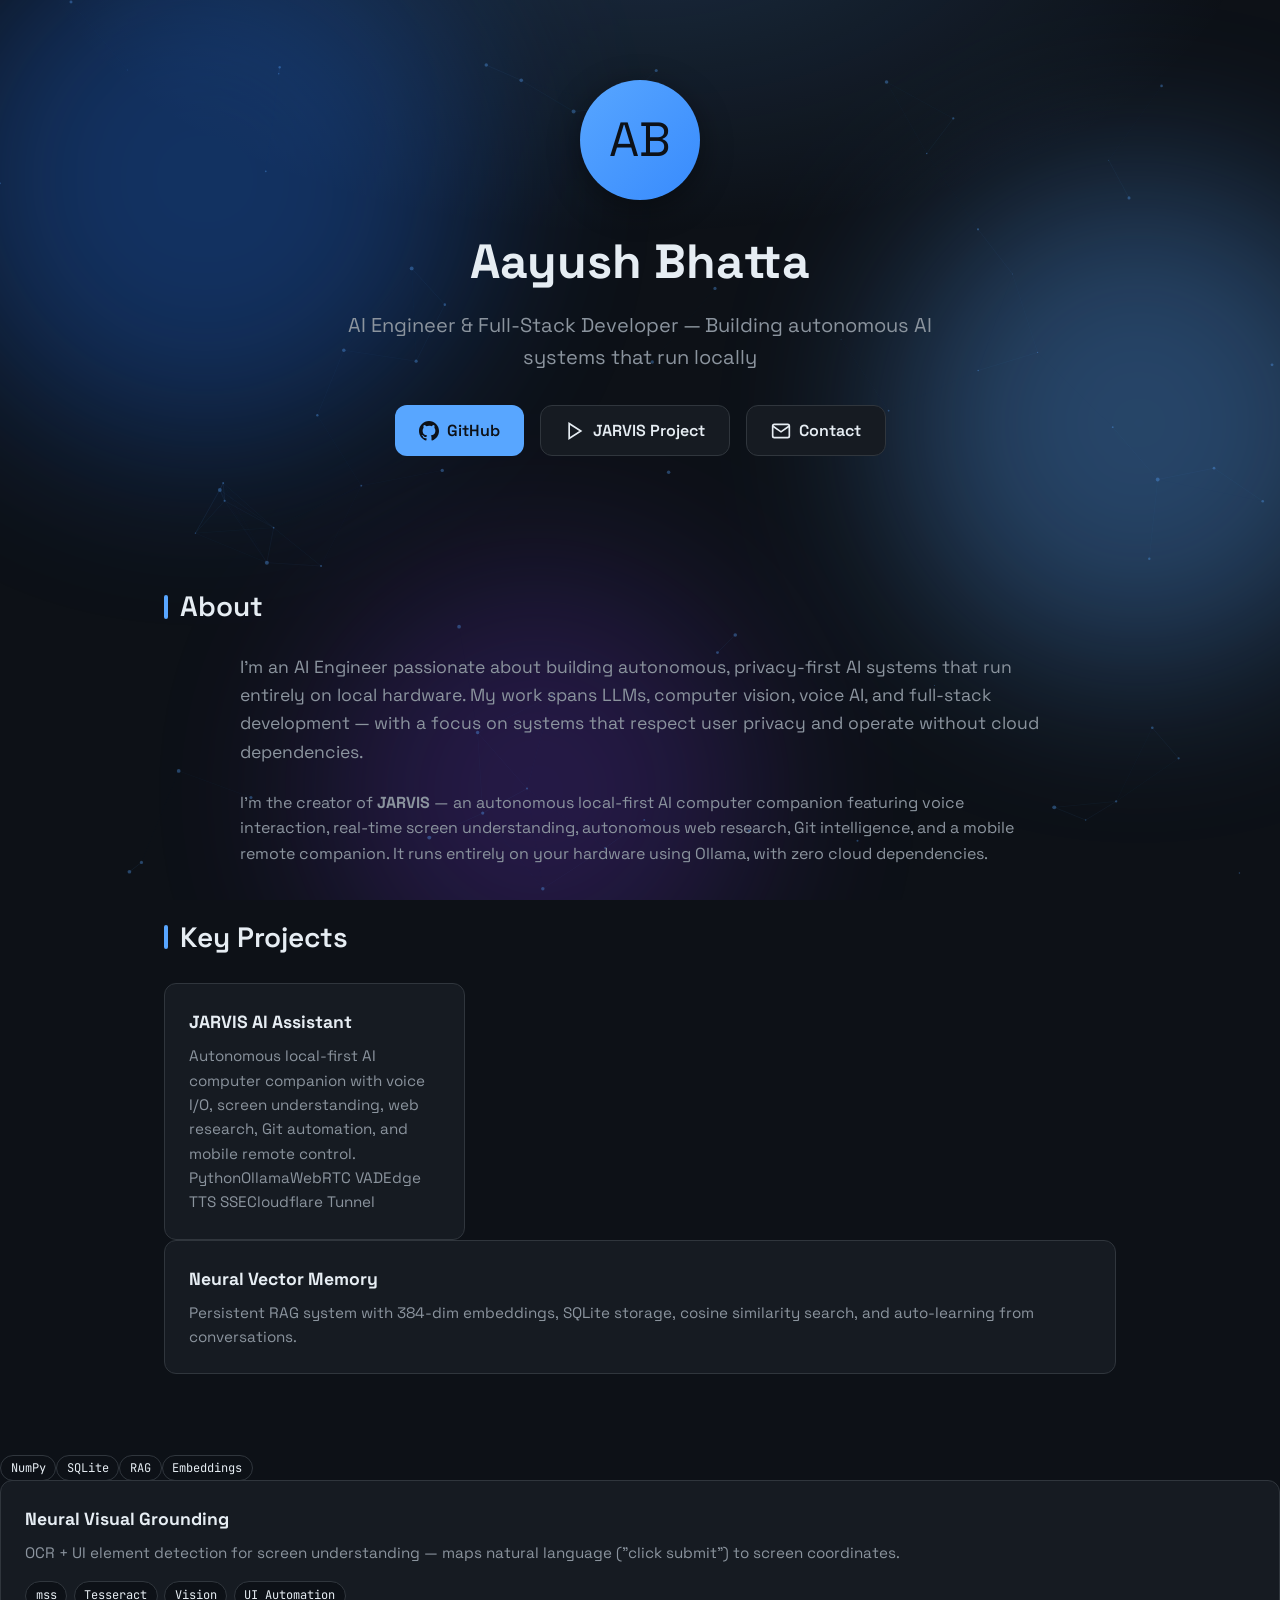
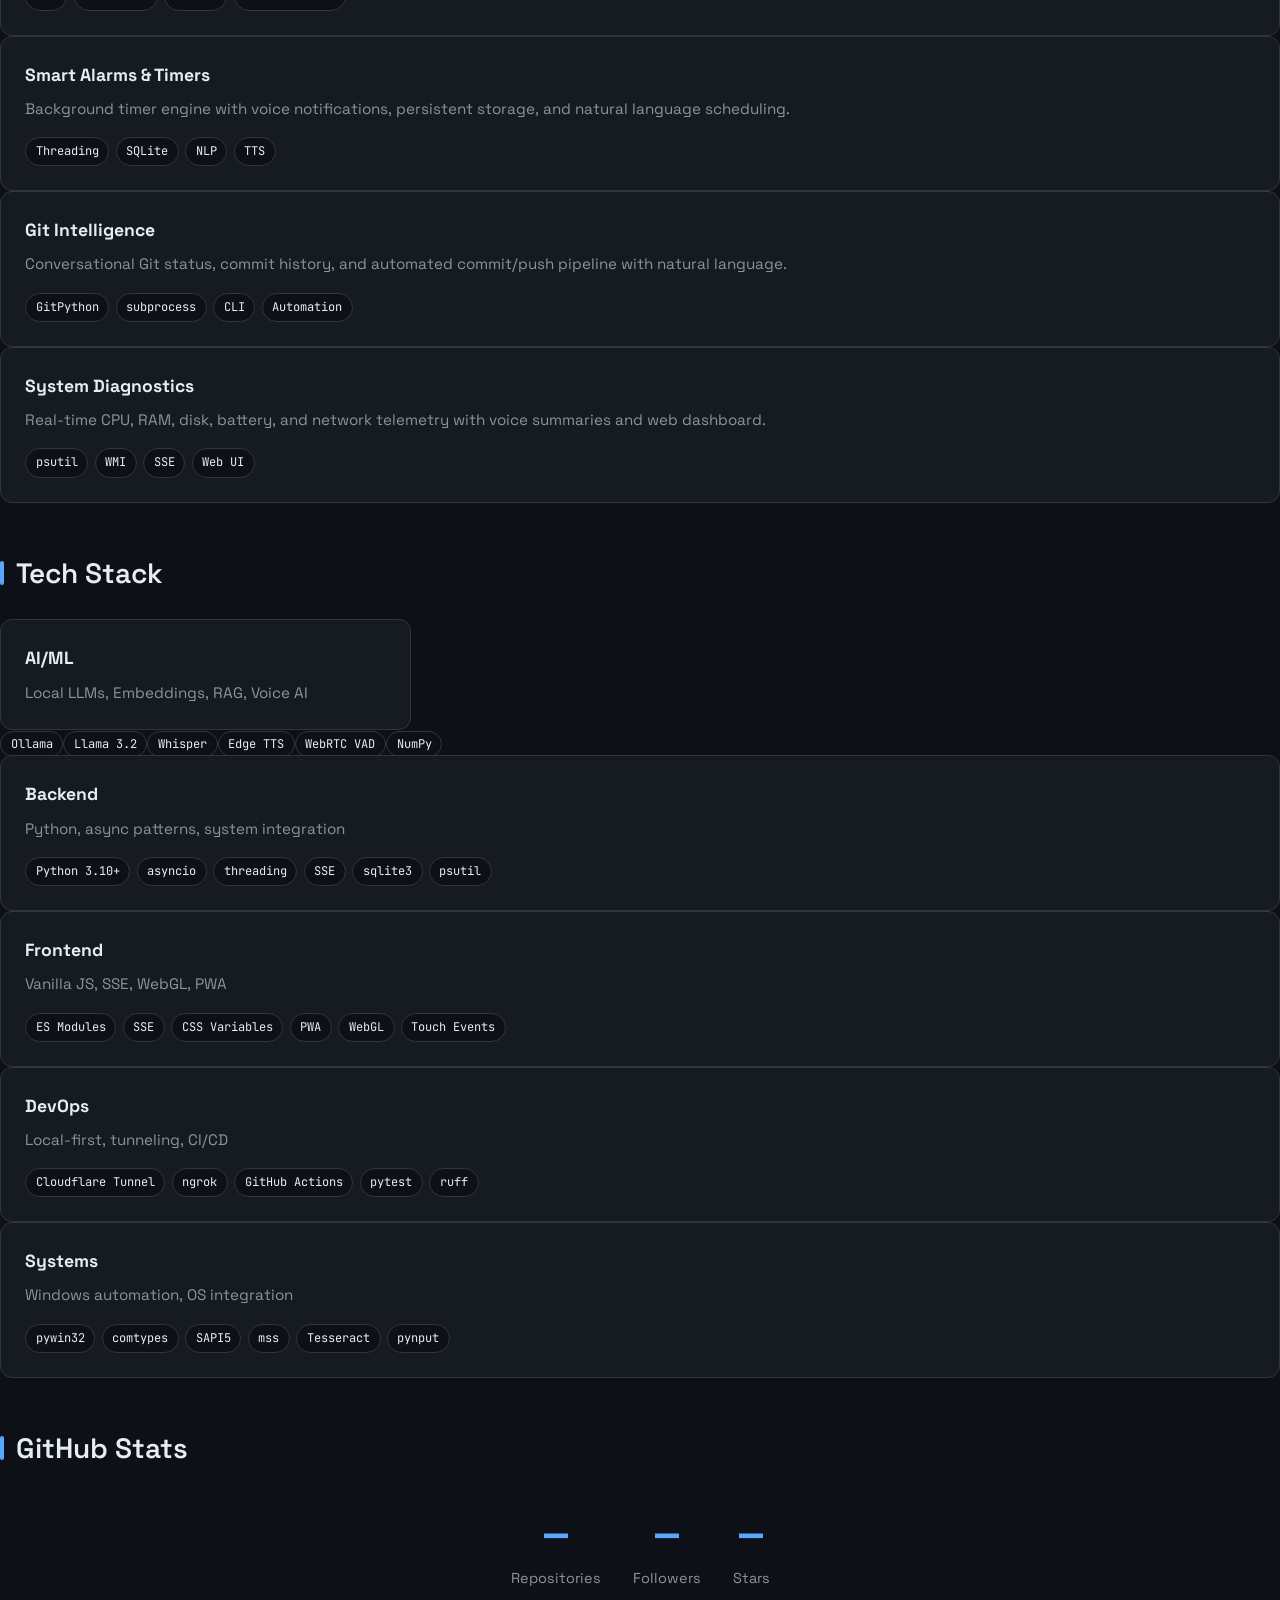
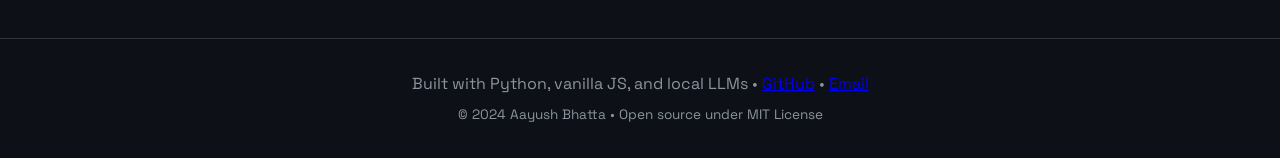
<file: portfolio/index.html>
<!DOCTYPE html>
<html lang="en">
<head>
    <meta charset="UTF-8">
    <meta name="viewport" content="width=device-width, initial-scale=1.0">
    <meta http-equiv="X-UA-Compatible" content="IE=edge">
    
    <!-- Primary Meta Tags -->
    <title>Aayush Bhatta | AI Engineer & Full-Stack Developer</title>
    <meta name="title" content="Aayush Bhatta | AI Engineer & Full-Stack Developer">
    <meta name="description" content="AI Engineer specializing in LLMs, computer vision, voice AI, and full-stack development. Creator of JARVIS - an autonomous local-first AI computer companion with voice interaction, web interface, and mobile remote control.">
    <meta name="keywords" content="AI Engineer, Machine Learning, LLM, Computer Vision, Voice AI, Python, Full-Stack Developer, JARVIS, Ollama, Neural Networks, NLP">
    <meta name="author" content="Aayush Bhatta">
    <meta name="robots" content="index, follow">
    <meta name="language" content="English">
    <meta name="theme-color" content="#0d1117">
    
    <!-- Open Graph / Facebook -->
    <meta property="og:type" content="website">
    <meta property="og:url" content="https://aayushbhatta230-ux.github.io/jarvis-ai-agent/">
    <meta property="og:title" content="Aayush Bhatta | AI Engineer & Full-Stack Developer">
    <meta property="og:description" content="AI Engineer specializing in LLMs, computer vision, voice AI, and full-stack development. Creator of JARVIS - an autonomous local-first AI computer companion.">
    <meta property="og:image" content="https://aayushbhatta230-ux.github.io/jarvis-ai-agent/og-image.png">
    <meta property="og:site_name" content="Aayush Bhatta | Portfolio">
    <meta property="og:locale" content="en_US">
    
    <!-- Twitter -->
    <meta property="twitter:card" content="summary_large_image">
    <meta property="twitter:url" content="https://aayushbhatta230-ux.github.io/jarvis-ai-agent/">
    <meta property="twitter:title" content="Aayush Bhatta | AI Engineer & Full-Stack Developer">
    <meta property="twitter:description" content="AI Engineer specializing in LLMs, computer vision, voice AI, and full-stack development. Creator of JARVIS.">
    <meta property="twitter:image" content="https://aayushbhatta230-ux.github.io/jarvis-ai-agent/og-image.png">
    <meta property="twitter:creator" content="@aayushbhatta230">
    <meta property="twitter:site" content="@aayushbhatta230">
    
    <!-- LinkedIn -->
    <meta property="linkedin:title" content="Aayush Bhatta | AI Engineer & Full-Stack Developer">
    <meta property="linkedin:description" content="AI Engineer specializing in LLMs, computer vision, voice AI, and full-stack development.">
    <meta property="linkedin:image" content="https://aayushbhatta230-ux.github.io/jarvis-ai-agent/og-image.png">
    
    <!-- Additional SEO -->
    <!-- Add your site verification codes here once issued by each provider:
    <meta name="google-site-verification" content="REPLACE_WITH_GOOGLE_CODE">
    <meta name="msvalidate.01" content="REPLACE_WITH_BING_CODE">
    -->

    <!-- Canonical URL -->
    <link rel="canonical" href="https://aayushbhatta230-ux.github.io/jarvis-ai-agent/">
    
    <!-- Favicon -->
    <link rel="icon" type="image/svg+xml" href="favicon.svg">
    <link rel="icon" type="image/png" sizes="32x32" href="favicon-32x32.png">
    <link rel="icon" type="image/png" sizes="16x16" href="favicon-16x16.png">
    <link rel="apple-touch-icon" sizes="180x180" href="apple-touch-icon.png">
    <link rel="manifest" href="site.webmanifest">
    
    <!-- Preconnect for performance -->
    <link rel="preconnect" href="https://fonts.googleapis.com">
    <link rel="preconnect" href="https://fonts.gstatic.com" crossorigin>
    <link rel="preconnect" href="https://github.com">
    <link rel="preconnect" href="https://githubusercontent.com">
    
    <!-- DNS Prefetch -->
    <link rel="dns-prefetch" href="https://fonts.googleapis.com">
    <link rel="dns-prefetch" href="https://fonts.gstatic.com">
    <link rel="dns-prefetch" href="https://github.com">
    <link rel="dns-prefetch" href="https://raw.githubusercontent.com">
    
    <!-- Fonts -->
    <link rel="preload" as="style" href="https://fonts.googleapis.com/css2?family=Space+Grotesk:wght@400;500;600;700&family=JetBrains+Mono:wght@400;500;600&display=swap">
    <link rel="stylesheet" href="https://fonts.googleapis.com/css2?family=Space+Grotesk:wght@400;500;600;700&family=JetBrains+Mono:wght@400;500;600&display=swap" media="print" onload="this.media='all'">
    
    <!-- Styles -->
    <style>
        :root {
            --bg: #0d1117;
            --bg-elevated: #161b22;
            --fg: #e6edf3;
            --fg-muted: #8b949e;
            --accent: #58a6ff;
            --accent-glow: rgba(88, 166, 255, 0.35);
            --border: #30363d;
            --radius: 12px;
            --shadow: 0 8px 32px rgba(0,0,0,0.4);
        }
        
        * { box-sizing: border-box; margin: 0; padding: 0; }
        
        html { scroll-behavior: smooth; }
        
        body {
            font-family: 'Space Grotesk', system-ui, sans-serif;
            background: var(--bg);
            color: var(--fg);
            line-height: 1.6;
            min-height: 100vh;
        }
        
        .container { max-width: 1000px; margin: 0 auto; padding: 2rem 1.5rem; }
        
        header { text-align: center; padding: 3rem 0 2rem; }
        
        .avatar {
            width: 120px; height: 120px; border-radius: 50%;
            background: linear-gradient(135deg, var(--accent), #388bfd);
            display: flex; align-items: center; justify-content: center;
            margin: 0 auto 1.5rem; font-size: 3rem; color: #0d1117;
            box-shadow: var(--shadow);
        }
        
        h1 { font-size: clamp(2rem, 5vw, 3rem); font-weight: 700; margin-bottom: 0.5rem; }
        .tagline { color: var(--fg-muted); font-size: 1.25rem; max-width: 600px; margin: 0 auto 2rem; }
        
        .links { display: flex; gap: 1rem; justify-content: center; flex-wrap: wrap; margin-bottom: 3rem; }
        .btn {
            display: inline-flex; align-items: center; gap: 0.5rem;
            padding: 0.75rem 1.5rem; border-radius: var(--radius);
            font-weight: 600; text-decoration: none; transition: all 0.2s;
        }
        .btn-primary { background: var(--accent); color: #0d1117; }
        .btn-primary:hover { box-shadow: 0 0 24px var(--accent-glow); }
        .btn-secondary { background: var(--bg-elevated); color: var(--fg); border: 1px solid var(--border); }
        .btn-secondary:hover { border-color: var(--accent); }
        
        section { margin: 3rem 0; }
        h2 { font-size: 1.75rem; font-weight: 600; margin-bottom: 1.5rem; display: flex; align-items: center; gap: 0.75rem; }
        h2::before { content: ''; width: 4px; height: 1.5rem; background: var(--accent); border-radius: 2px; }
        
        .grid { display: grid; gap: 1.5rem; }
        @media (min-width: 768px) { .grid { grid-template-columns: repeat(2, 1fr); } }
        @media (min-width: 1024px) { .grid { grid-template-columns: repeat(3, 1fr); } }
        
        .card {
            background: var(--bg-elevated); border: 1px solid var(--border);
            border-radius: var(--radius); padding: 1.5rem; transition: all 0.2s;
        }
        .card:hover { border-color: var(--accent); transform: translateY(-2px); box-shadow: var(--shadow); }
        .card h3 { font-size: 1.1rem; margin-bottom: 0.5rem; }
        .card p { color: var(--fg-muted); font-size: 0.95rem; }
        .card .tech { display: flex; flex-wrap: wrap; gap: 0.4rem; margin-top: 1rem; }
        .tech span { background: var(--bg); border: 1px solid var(--border); padding: 0.25rem 0.6rem; border-radius: 999px; font-size: 0.75rem; font-family: 'JetBrains Mono', monospace; }
        
        .stats { display: flex; gap: 2rem; justify-content: center; flex-wrap: wrap; margin: 2rem 0; }
        .stat { text-align: center; }
        .stat-value { font-size: 2.5rem; font-weight: 700; color: var(--accent); font-family: 'JetBrains Mono', monospace; }
        .stat-label { color: var(--fg-muted); font-size: 0.9rem; }
        
        footer { text-align: center; padding: 2rem; color: var(--fg-muted); border-top: 1px solid var(--border); margin-top: 3rem; }
        
        /* ---------- Motion layer ---------- */
        
        .aurora {
            position: fixed; inset: 0; z-index: -2; overflow: hidden;
            background: radial-gradient(ellipse 80% 60% at 50% -10%, rgba(88,166,255,0.18), transparent 60%);
        }
        .aurora span {
            position: absolute; display: block; border-radius: 50%;
            filter: blur(90px); opacity: 0.35;
            animation: drift 22s ease-in-out infinite alternate;
        }
        .aurora span:nth-child(1) { width: 42vw; height: 42vw; top: -10%; left: -5%;  background: #1f6feb; animation-duration: 24s; }
        .aurora span:nth-child(2) { width: 38vw; height: 38vw; top: 20%;  right: -8%; background: #58a6ff; animation-duration: 19s; animation-delay: -6s; }
        .aurora span:nth-child(3) { width: 34vw; height: 34vw; bottom: -12%; left: 25%; background: #7c3aed; opacity: 0.22; animation-duration: 28s; animation-delay: -12s; }
        
        @keyframes drift {
            from { transform: translate3d(0, 0, 0) scale(1); }
            to   { transform: translate3d(6vw, 8vh, 0) scale(1.18); }
        }
        
        #particles {
            position: fixed; inset: 0; z-index: -1; pointer-events: none;
        }
        
        .progress {
            position: fixed; top: 0; left: 0; height: 3px; width: 0;
            background: linear-gradient(90deg, #388bfd, #58a6ff);
            box-shadow: 0 0 12px var(--accent-glow);
            z-index: 10; transition: width 0.1s linear;
        }
        
        /* Scroll reveal */
        .reveal { opacity: 0; transform: translateY(24px); transition: opacity 0.6s ease, transform 0.6s cubic-bezier(.2,.7,.3,1); }
        .reveal.visible { opacity: 1; transform: none; }
        .reveal.d1 { transition-delay: 0.08s; }
        .reveal.d2 { transition-delay: 0.16s; }
        .reveal.d3 { transition-delay: 0.24s; }
        
        .card { position: relative; overflow: hidden; }
        .card::after {
            content: ''; position: absolute; inset: 0; pointer-events: none;
            background: radial-gradient(420px circle at var(--mx, 50%) var(--my, 50%), rgba(88,166,255,0.14), transparent 60%);
            opacity: 0; transition: opacity 0.3s;
        }
        .card:hover::after { opacity: 1; }
        
        .avatar { animation: float 6s ease-in-out infinite; }
        @keyframes float {
            0%, 100% { transform: translateY(0); }
            50%      { transform: translateY(-8px); }
        }
        
        @media (prefers-reduced-motion: reduce) {
            *, *::before, *::after { animation: none !important; transition: none !important; }
            .reveal { opacity: 1; transform: none; }
            .aurora, #particles { display: none; }
        }
    </style>
</head>
<body>
    <div class="progress" id="progress" aria-hidden="true"></div>
    <div class="aurora" aria-hidden="true"><span></span><span></span><span></span></div>
    <canvas id="particles" aria-hidden="true"></canvas>
    <div class="container">
        <header>
            <div class="avatar" aria-hidden="true">AB</div>
            <h1>Aayush Bhatta</h1>
            <p class="tagline">AI Engineer & Full-Stack Developer — Building autonomous AI systems that run locally</p>
            
            <div class="links">
                <a href="https://github.com/aayushbhatta230-ux" class="btn btn-primary" target="_blank" rel="noopener noreferrer">
                    <svg width="20" height="20" viewBox="0 0 24 24" fill="currentColor"><path d="M12 0C5.374 0 0 5.373 0 12c0 5.302 3.438 9.8 8.207 11.387.599.111.793-.261.793-.577v-2.234c-3.338.726-4.033-1.416-4.033-1.416-.546-1.387-1.333-1.756-1.333-1.756-1.089-.745.083-.729.083-.729 1.205.084 1.839 1.237 1.839 1.237 1.07 1.834 2.807 1.304 3.492.997.107-.775.418-1.305.762-1.604-2.665-.305-5.467-1.334-5.467-5.931 0-1.311.469-2.381 1.236-3.221-.124-.303-.535-1.524.117-3.176 0 0 1.008-.322 3.301 1.23A11.509 11.509 0 0112 5.803c1.02.005 2.047.138 3.006.404 2.291-1.552 3.297-1.23 3.297-1.23.653 1.653.242 2.874.118 3.176.77.84 1.235 1.911 1.235 3.221 0 4.609-2.807 5.624-5.479 5.921.43.372.823 1.102.823 2.222v3.293c0 .319.192.694.801.576C20.566 21.797 24 17.3 24 12c0-6.627-5.373-12-12-12z"/></svg>
                    GitHub
                </a>
                <a href="https://github.com/aayushbhatta230-ux/jarvis-ai-agent" class="btn btn-secondary" target="_blank" rel="noopener noreferrer">
                    <svg width="20" height="20" viewBox="0 0 24 24" fill="none" stroke="currentColor" stroke-width="2"><polygon points="5 3 19 12 5 21 5 3"></polygon></svg>
                    JARVIS Project
                </a>
                <a href="mailto:aayushbhatta230@gmail.com" class="btn btn-secondary">
                    <svg width="20" height="20" viewBox="0 0 24 24" fill="none" stroke="currentColor" stroke-width="2"><path d="M4 4h16c1.1 0 2 .9 2 2v12c0 1.1-.9 2-2 2H4c-1.1 0-2-.9-2-2V6c0-1.1.9-2 2-2z"></path><polyline points="22,6 12,13 2,6"></polyline></svg>
                    Contact
                </a>
            </div>
        </header>
        
        <main>
            <section>
                <h2>About</h2>
                <p style="max-width: 800px; margin: 0 auto 1.5rem; color: var(--fg-muted); font-size: 1.1rem;">
                    I'm an AI Engineer passionate about building autonomous, privacy-first AI systems that run entirely on local hardware. 
                    My work spans LLMs, computer vision, voice AI, and full-stack development — with a focus on systems that respect user privacy and operate without cloud dependencies.
                </p>
                <p style="max-width: 800px; margin: 0 auto; color: var(--fg-muted);">
                    I'm the creator of <strong>JARVIS</strong> — an autonomous local-first AI computer companion featuring voice interaction, 
                    real-time screen understanding, autonomous web research, Git intelligence, and a mobile remote companion. 
                    It runs entirely on your hardware using Ollama, with zero cloud dependencies.
                </p>
            </section>
            
            <section>
                <h2>Key Projects</h2>
                <div class="grid">
                    <article class="card">
                        <h3>JARVIS AI Assistant</h3>
                        <p>Autonomous local-first AI computer companion with voice I/O, screen understanding, web research, Git automation, and mobile remote control.</                        <div class="tech">
                            <span>Python</span><span>Ollama</span><span>WebRTC VAD</span><span>Edge TTS</span>
                            <span>SSE</span><span>Cloudflare Tunnel</span>
                        </div>
                    </article>
                    <article class="card">
                        <h3>Neural Vector Memory</h3>
                        <p>Persistent RAG system with 384-dim embeddings, SQLite storage, cosine similarity search, and auto-learning from conversations.</div>
                        <div class="tech"><span>NumPy</span><span>SQLite</span><span>RAG</span><span>Embeddings</span></div>
                    </article>
                    <article class="card">
                        <h3>Neural Visual Grounding</h3>
                        <p>OCR + UI element detection for screen understanding — maps natural language ("click submit") to screen coordinates.</div>
                        <div class="tech"><span>mss</span><span>Tesseract</span><span>Vision</span><span>UI Automation</span></div>
                    </article>
                    <article class="card">
                        <h3>Smart Alarms & Timers</h3>
                        <p>Background timer engine with voice notifications, persistent storage, and natural language scheduling.</div>
                        <div class="tech"><span>Threading</span><span>SQLite</span><span>NLP</span><span>TTS</span></div>
                    </article>
                    <article class="card">
                        <h3>Git Intelligence</h3>
                        <p>Conversational Git status, commit history, and automated commit/push pipeline with natural language.</div>
                        <div class="tech"><span>GitPython</span><span>subprocess</span><span>CLI</span><span>Automation</span></div>
                    </article>
                    <article class="card">
                        <h3>System Diagnostics</h3>
                        <p>Real-time CPU, RAM, disk, battery, and network telemetry with voice summaries and web dashboard.</div>
                        <div class="tech"><span>psutil</span><span>WMI</span><span>SSE</span><span>Web UI</span></div>
                    </article>
                </div>
            </section>
            
            <section>
                <h2>Tech Stack</h2>
                <div class="grid">
                    <article class="card">
                        <h3>AI/ML</h3>
                        <p>Local LLMs, Embeddings, RAG, Voice AI</div>
                        <div class="tech"><span>Ollama</span><span>Llama 3.2</span><span>Whisper</span><span>Edge TTS</span><span>WebRTC VAD</span><span>NumPy</span></div>
                    </article>
                    <article class="card">
                        <h3>Backend</h3>
                        <p>Python, async patterns, system integration</div>
                        <div class="tech"><span>Python 3.10+</span><span>asyncio</span><span>threading</span><span>SSE</span><span>sqlite3</span><span>psutil</span></div>
                    </article>
                    <article class="card">
                        <h3>Frontend</h3>
                        <p>Vanilla JS, SSE, WebGL, PWA</div>
                        <div class="tech"><span>ES Modules</span><span>SSE</span><span>CSS Variables</span><span>PWA</span><span>WebGL</span><span>Touch Events</span></div>
                    </article>
                    <article class="card">
                        <h3>DevOps</h3>
                        <p>Local-first, tunneling, CI/CD</div>
                        <div class="tech"><span>Cloudflare Tunnel</span><span>ngrok</span><span>GitHub Actions</span><span>pytest</span><span>ruff</span></div>
                    </article>
                    <article class="card">
                        <h3>Systems</h3>
                        <p>Windows automation, OS integration</div>
                        <div class="tech"><span>pywin32</span><span>comtypes</span><span>SAPI5</span><span>mss</span><span>Tesseract</span><span>pynput</span></div>
                    </article>
                </div>
            </section>
            
            <section>
                <h2>GitHub Stats</h2>
                <div class="stats">
                    <div class="stat">
                        <div class="stat-value" id="repos-count">—</div>
                        <div class="stat-label">Repositories</div>
                    </div>
                    <div class="stat">
                        <div class="stat-value" id="followers-count">—</div>
                        <div class="stat-label">Followers</div>
                    </div>
                    <div class="stat">
                        <div class="stat-value" id="stars-count">—</div>
                        <div class="stat-label">Stars</div>
                    </div>
                </div>
            </section>
        </main>
        
        <footer>
            <p>Built with Python, vanilla JS, and local LLMs • <a href="https://github.com/aayushbhatta230-ux" target="_blank" rel="noopener">GitHub</a> • <a href="mailto:aayushbhatta230@gmail.com">Email</a></p>
            <p style="margin-top: 0.5rem; font-size: 0.85rem;">© 2024 Aayush Bhatta • Open source under MIT License</p>
        </footer>
    </div>
    
    <script>
        const reducedMotion = window.matchMedia('(prefers-reduced-motion: reduce)').matches;

        /* ---------- Scroll progress ---------- */
        const progressBar = document.getElementById('progress');
        function updateProgress() {
            const scrollable = document.documentElement.scrollHeight - window.innerHeight;
            const ratio = scrollable > 0 ? window.scrollY / scrollable : 0;
            progressBar.style.width = (ratio * 100).toFixed(2) + '%';
        }
        window.addEventListener('scroll', updateProgress, { passive: true });
        updateProgress();

        /* ---------- Scroll reveal ---------- */
        const revealTargets = document.querySelectorAll(
            'header > *, section, .stat, footer'
        );
        revealTargets.forEach((el, index) => el.classList.add('reveal'));
        if (reducedMotion || !('IntersectionObserver' in window)) {
            revealTargets.forEach(el => el.classList.add('visible'));
        } else {
            const observer = new IntersectionObserver((entries) => {
                entries.forEach(entry => {
                    if (entry.isIntersecting) {
                        entry.target.classList.add('visible');
                        observer.unobserve(entry.target);
                    }
                });
            }, { threshold: 0.12, rootMargin: '0px 0px -40px 0px' });
            revealTargets.forEach(el => observer.observe(el));
        }

        /* ---------- Card cursor glow ---------- */
        if (!reducedMotion && window.matchMedia('(hover: hover)').matches) {
            document.querySelectorAll('.card').forEach(card => {
                card.addEventListener('pointermove', (event) => {
                    const rect = card.getBoundingClientRect();
                    card.style.setProperty('--mx', (event.clientX - rect.left) + 'px');
                    card.style.setProperty('--my', (event.clientY - rect.top) + 'px');
                });
            });
        }

        /* ---------- Ambient particle field ---------- */
        function startParticles() {
            const canvas = document.getElementById('particles');
            const ctx = canvas.getContext('2d');
            let width, height, particles, frame;

            function resize() {
                width = canvas.width = window.innerWidth;
                height = canvas.height = window.innerHeight;
                // Fewer particles on small screens keeps the frame rate up.
                const count = Math.min(90, Math.round((width * height) / 16000));
                particles = Array.from({ length: count }, () => ({
                    x: Math.random() * width,
                    y: Math.random() * height,
                    r: Math.random() * 1.6 + 0.4,
                    vx: (Math.random() - 0.5) * 0.18,
                    vy: (Math.random() - 0.5) * 0.18,
                }));
            }

            function draw() {
                ctx.clearRect(0, 0, width, height);
                for (const p of particles) {
                    p.x += p.vx;
                    p.y += p.vy;
                    if (p.x < 0) p.x = width;
                    if (p.x > width) p.x = 0;
                    if (p.y < 0) p.y = height;
                    if (p.y > height) p.y = 0;
                    ctx.beginPath();
                    ctx.arc(p.x, p.y, p.r, 0, Math.PI * 2);
                    ctx.fillStyle = 'rgba(88, 166, 255, 0.35)';
                    ctx.fill();
                }
                // Connect nearby particles into a sparse constellation.
                for (let i = 0; i < particles.length; i++) {
                    for (let j = i + 1; j < particles.length; j++) {
                        const dx = particles[i].x - particles[j].x;
                        const dy = particles[i].y - particles[j].y;
                        const dist = Math.hypot(dx, dy);
                        if (dist < 120) {
                            ctx.beginPath();
                            ctx.moveTo(particles[i].x, particles[i].y);
                            ctx.lineTo(particles[j].x, particles[j].y);
                            ctx.strokeStyle = 'rgba(88, 166, 255, ' + (0.14 * (1 - dist / 120)).toFixed(3) + ')';
                            ctx.lineWidth = 0.6;
                            ctx.stroke();
                        }
                    }
                }
                frame = requestAnimationFrame(draw);
            }

            resize();
            draw();
            window.addEventListener('resize', () => {
                cancelAnimationFrame(frame);
                resize();
                draw();
            });
            // Stop burning CPU when the tab is in the background.
            document.addEventListener('visibilitychange', () => {
                if (document.hidden) {
                    cancelAnimationFrame(frame);
                } else {
                    draw();
                }
            });
        }

        if (!reducedMotion) startParticles();

        // Fetch GitHub stats
        async function fetchGitHubStats() {
            try {
                const response = await fetch('https://api.github.com/users/aayushbhatta230-ux');
                if (response.ok) {
                    const data = await response.json();
                    document.getElementById('repos-count').textContent = data.public_repos.toLocaleString();
                    document.getElementById('followers-count').textContent = data.followers.toLocaleString();
                    // Fetch starred repos count
                    const starsResponse = await fetch('https://api.github.com/users/aayushbhatta230-ux/starred?per_page=1');
                    if (starsResponse.ok) {
                        const link = starsResponse.headers.get('Link');
                        if (link) {
                            const match = link.match(/page=(\d+)>; rel="last"/);
                            if (match) {
                                document.getElementById('stars-count').textContent = parseInt(match[1]) * 30 + (await starsResponse.json()).length;
                            } else {
                                const starred = await starsResponse.json();
                                document.getElementById('stars-count').textContent = starred.length;
                            }
                        }
                    }
                }
            } catch (e) {
                console.log('GitHub stats unavailable:', e);
            }
        }
        fetchGitHubStats();
    </script>
</body>
</html>
</file>
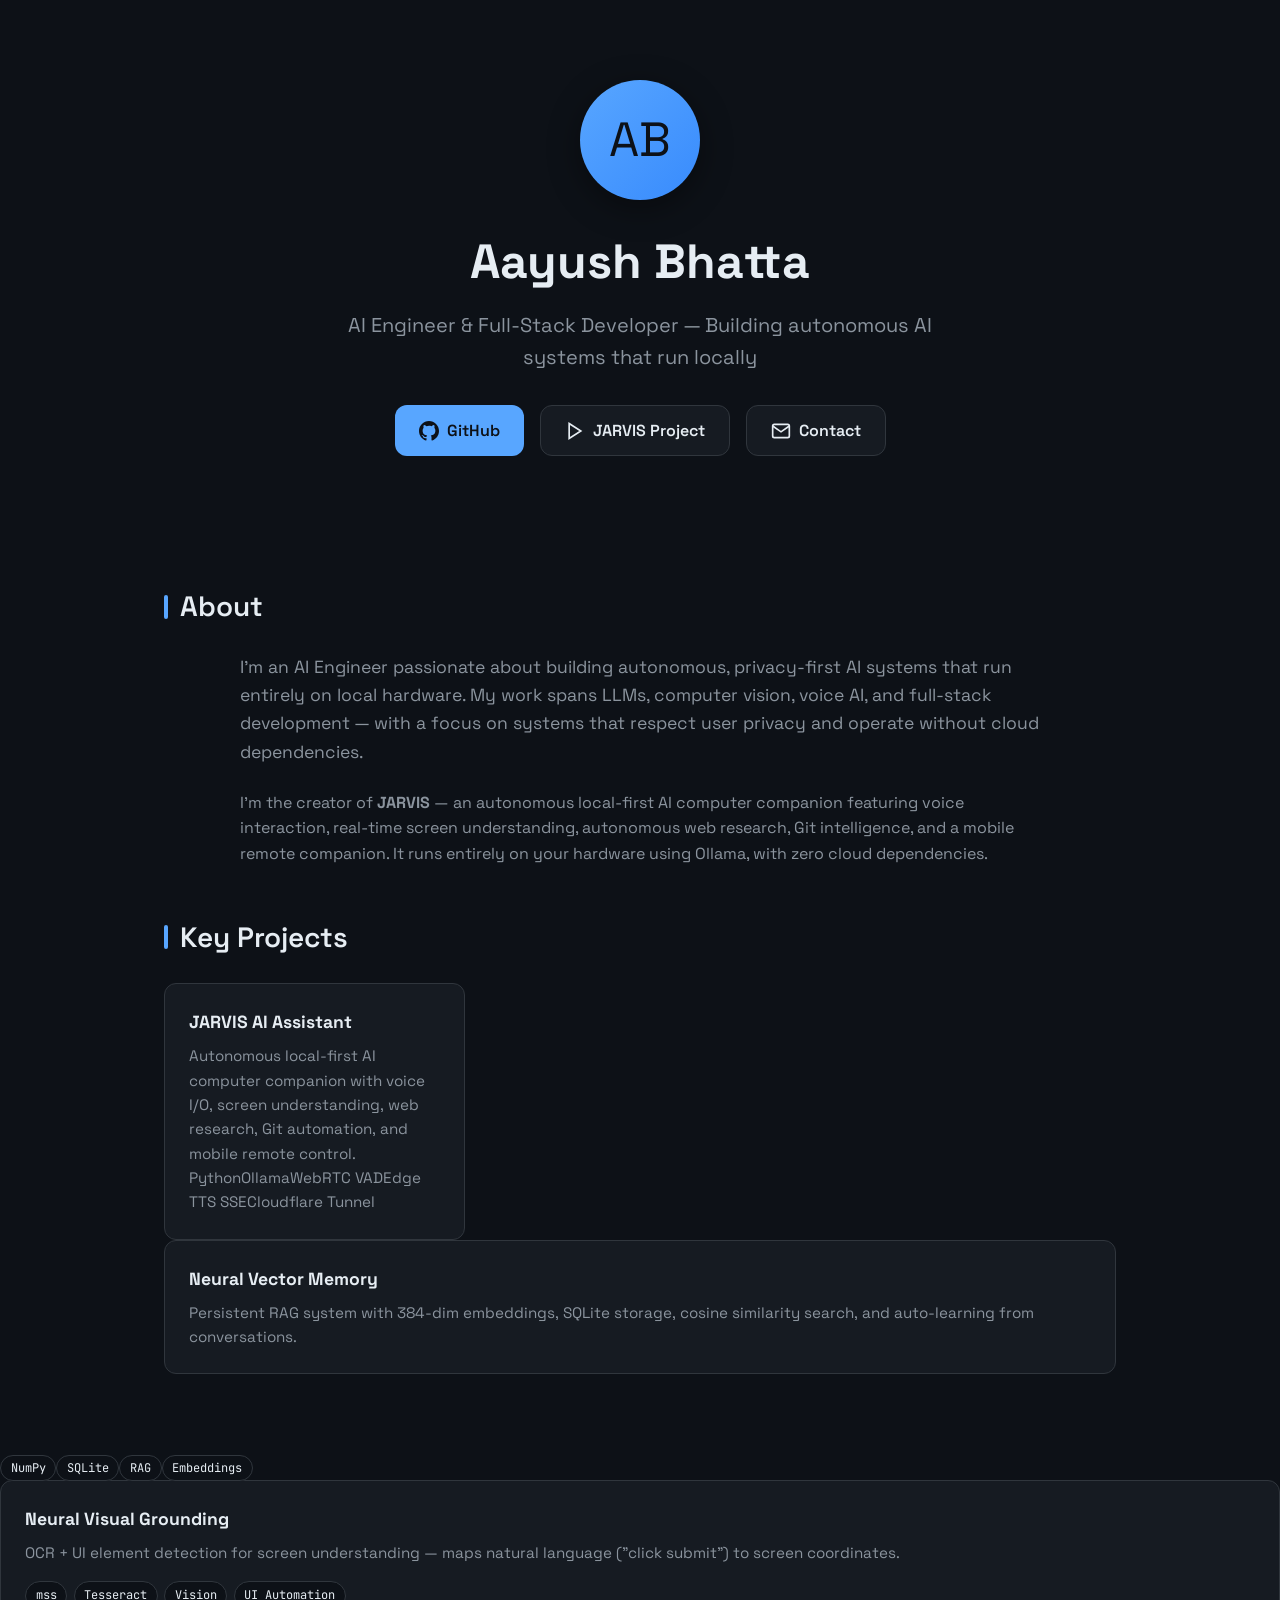
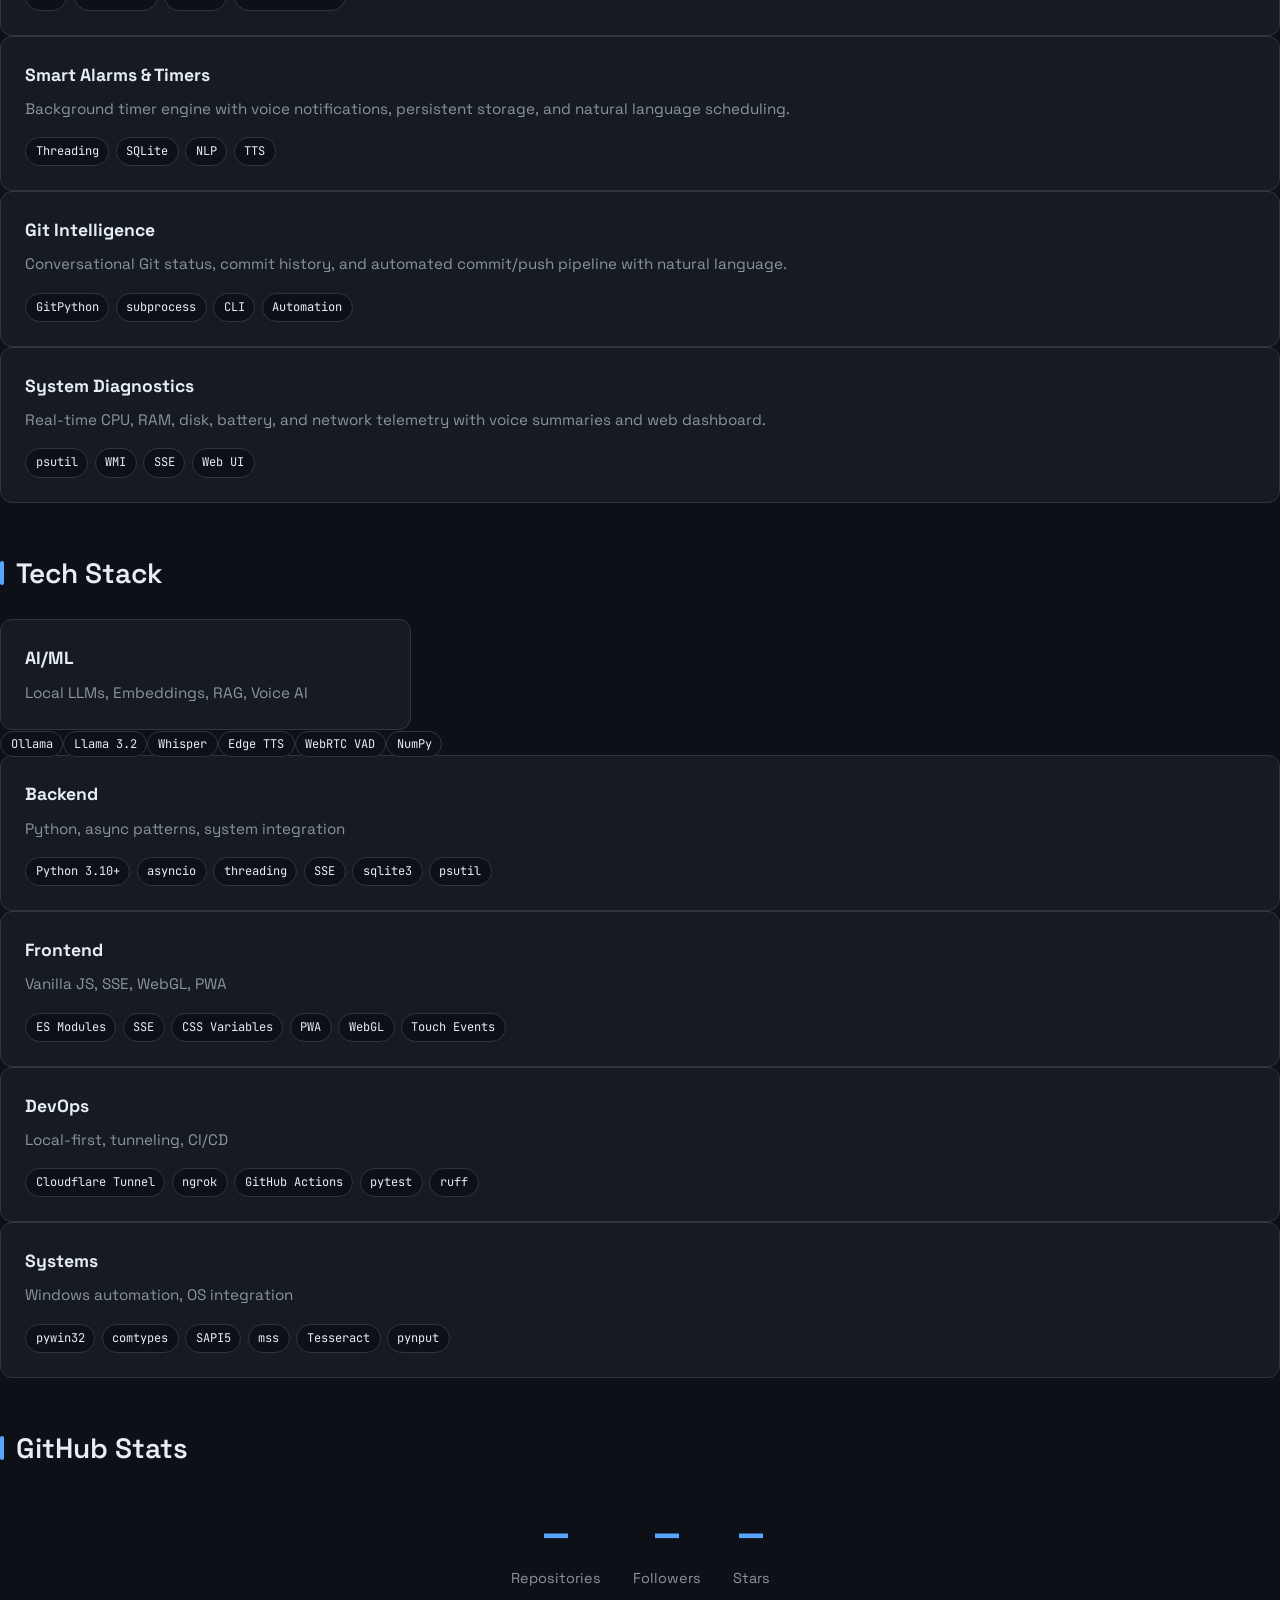
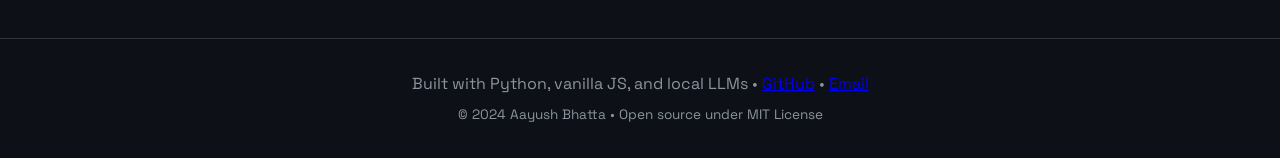
<file: portfolio.html>
<!DOCTYPE html>
<html lang="en">
<head>
    <meta charset="UTF-8">
    <meta name="viewport" content="width=device-width, initial-scale=1.0">
    <meta http-equiv="X-UA-Compatible" content="IE=edge">
    
    <!-- Primary Meta Tags -->
    <title>Aayush Bhatta | AI Engineer & Full-Stack Developer</title>
    <meta name="title" content="Aayush Bhatta | AI Engineer & Full-Stack Developer">
    <meta name="description" content="AI Engineer specializing in LLMs, computer vision, voice AI, and full-stack development. Creator of JARVIS - an autonomous local-first AI computer companion with voice interaction, web interface, and mobile remote control.">
    <meta name="keywords" content="AI Engineer, Machine Learning, LLM, Computer Vision, Voice AI, Python, Full-Stack Developer, JARVIS, Ollama, Neural Networks, NLP">
    <meta name="author" content="Aayush Bhatta">
    <meta name="robots" content="index, follow">
    <meta name="language" content="English">
    <meta name="theme-color" content="#0d1117">
    
    <!-- Open Graph / Facebook -->
    <meta property="og:type" content="website">
    <meta property="og:url" content="https://aayushbhatta230-ux.github.io/">
    <meta property="og:title" content="Aayush Bhatta | AI Engineer & Full-Stack Developer">
    <meta property="og:description" content="AI Engineer specializing in LLMs, computer vision, voice AI, and full-stack development. Creator of JARVIS - an autonomous local-first AI computer companion.">
    <meta property="og:image" content="https://aayushbhatta230-ux.github.io/og-image.png">
    <meta property="og:site_name" content="Aayush Bhatta | Portfolio">
    <meta property="og:locale" content="en_US">
    
    <!-- Twitter -->
    <meta property="twitter:card" content="summary_large_image">
    <meta property="twitter:url" content="https://aayushbhatta230-ux.github.io/">
    <meta property="twitter:title" content="Aayush Bhatta | AI Engineer & Full-Stack Developer">
    <meta property="twitter:description" content="AI Engineer specializing in LLMs, computer vision, voice AI, and full-stack development. Creator of JARVIS.">
    <meta property="twitter:image" content="https://aayushbhatta230-ux.github.io/og-image.png">
    <meta property="twitter:creator" content="@aayushbhatta230">
    <meta property="twitter:site" content="@aayushbhatta230">
    
    <!-- LinkedIn -->
    <meta property="linkedin:title" content="Aayush Bhatta | AI Engineer & Full-Stack Developer">
    <meta property="linkedin:description" content="AI Engineer specializing in LLMs, computer vision, voice AI, and full-stack development.">
    <meta property="linkedin:image" content="https://aayushbhatta230-ux.github.io/og-image.png">
    
    <!-- Additional SEO -->
    <meta name="google-site-verification" content="YOUR_GOOGLE_VERIFICATION_CODE">
    <meta name="msvalidate.01" content="YOUR_BING_VERIFICATION_CODE">
    
    <!-- Canonical URL -->
    <link rel="canonical" href="https://aayushbhatta230-ux.github.io/">
    
    <!-- Favicon -->
    <link rel="icon" type="image/svg+xml" href="/favicon.svg">
    <link rel="icon" type="image/png" sizes="32x32" href="/favicon-32x32.png">
    <link rel="icon" type="image/png" sizes="16x16" href="/favicon-16x16.png">
    <link rel="apple-touch-icon" sizes="180x180" href="/apple-touch-icon.png">
    <link rel="manifest" href="/site.webmanifest">
    
    <!-- Preconnect for performance -->
    <link rel="preconnect" href="https://fonts.googleapis.com">
    <link rel="preconnect" href="https://fonts.gstatic.com" crossorigin>
    <link rel="preconnect" href="https://github.com">
    <link rel="preconnect" href="https://githubusercontent.com">
    
    <!-- DNS Prefetch -->
    <link rel="dns-prefetch" href="https://fonts.googleapis.com">
    <link rel="dns-prefetch" href="https://fonts.gstatic.com">
    <link rel="dns-prefetch" href="https://github.com">
    <link rel="dns-prefetch" href="https://raw.githubusercontent.com">
    
    <!-- Fonts -->
    <link rel="preload" as="style" href="https://fonts.googleapis.com/css2?family=Space+Grotesk:wght@400;500;600;700&family=JetBrains+Mono:wght@400;500;600&display=swap">
    <link rel="stylesheet" href="https://fonts.googleapis.com/css2?family=Space+Grotesk:wght@400;500;600;700&family=JetBrains+Mono:wght@400;500;600&display=swap" media="print" onload="this.media='all'">
    
    <!-- Styles -->
    <style>
        :root {
            --bg: #0d1117;
            --bg-elevated: #161b22;
            --fg: #e6edf3;
            --fg-muted: #8b949e;
            --accent: #58a6ff;
            --accent-glow: rgba(88, 166, 255, 0.35);
            --border: #30363d;
            --radius: 12px;
            --shadow: 0 8px 32px rgba(0,0,0,0.4);
        }
        
        * { box-sizing: border-box; margin: 0; padding: 0; }
        
        html { scroll-behavior: smooth; }
        
        body {
            font-family: 'Space Grotesk', system-ui, sans-serif;
            background: var(--bg);
            color: var(--fg);
            line-height: 1.6;
            min-height: 100vh;
        }
        
        .container { max-width: 1000px; margin: 0 auto; padding: 2rem 1.5rem; }
        
        header { text-align: center; padding: 3rem 0 2rem; }
        
        .avatar {
            width: 120px; height: 120px; border-radius: 50%;
            background: linear-gradient(135deg, var(--accent), #388bfd);
            display: flex; align-items: center; justify-content: center;
            margin: 0 auto 1.5rem; font-size: 3rem; color: #0d1117;
            box-shadow: var(--shadow);
        }
        
        h1 { font-size: clamp(2rem, 5vw, 3rem); font-weight: 700; margin-bottom: 0.5rem; }
        .tagline { color: var(--fg-muted); font-size: 1.25rem; max-width: 600px; margin: 0 auto 2rem; }
        
        .links { display: flex; gap: 1rem; justify-content: center; flex-wrap: wrap; margin-bottom: 3rem; }
        .btn {
            display: inline-flex; align-items: center; gap: 0.5rem;
            padding: 0.75rem 1.5rem; border-radius: var(--radius);
            font-weight: 600; text-decoration: none; transition: all 0.2s;
        }
        .btn-primary { background: var(--accent); color: #0d1117; }
        .btn-primary:hover { box-shadow: 0 0 24px var(--accent-glow); }
        .btn-secondary { background: var(--bg-elevated); color: var(--fg); border: 1px solid var(--border); }
        .btn-secondary:hover { border-color: var(--accent); }
        
        section { margin: 3rem 0; }
        h2 { font-size: 1.75rem; font-weight: 600; margin-bottom: 1.5rem; display: flex; align-items: center; gap: 0.75rem; }
        h2::before { content: ''; width: 4px; height: 1.5rem; background: var(--accent); border-radius: 2px; }
        
        .grid { display: grid; gap: 1.5rem; }
        @media (min-width: 768px) { .grid { grid-template-columns: repeat(2, 1fr); } }
        @media (min-width: 1024px) { .grid { grid-template-columns: repeat(3, 1fr); } }
        
        .card {
            background: var(--bg-elevated); border: 1px solid var(--border);
            border-radius: var(--radius); padding: 1.5rem; transition: all 0.2s;
        }
        .card:hover { border-color: var(--accent); transform: translateY(-2px); box-shadow: var(--shadow); }
        .card h3 { font-size: 1.1rem; margin-bottom: 0.5rem; }
        .card p { color: var(--fg-muted); font-size: 0.95rem; }
        .card .tech { display: flex; flex-wrap: wrap; gap: 0.4rem; margin-top: 1rem; }
        .tech span { background: var(--bg); border: 1px solid var(--border); padding: 0.25rem 0.6rem; border-radius: 999px; font-size: 0.75rem; font-family: 'JetBrains Mono', monospace; }
        
        .stats { display: flex; gap: 2rem; justify-content: center; flex-wrap: wrap; margin: 2rem 0; }
        .stat { text-align: center; }
        .stat-value { font-size: 2.5rem; font-weight: 700; color: var(--accent); font-family: 'JetBrains Mono', monospace; }
        .stat-label { color: var(--fg-muted); font-size: 0.9rem; }
        
        footer { text-align: center; padding: 2rem; color: var(--fg-muted); border-top: 1px solid var(--border); margin-top: 3rem; }
        
        @media (prefers-reduced-motion: reduce) {
            *, *::before, *::after { animation: none !important; transition: none !important; }
        }
    </style>
</head>
<body>
    <div class="container">
        <header>
            <div class="avatar" aria-hidden="true">AB</div>
            <h1>Aayush Bhatta</h1>
            <p class="tagline">AI Engineer & Full-Stack Developer — Building autonomous AI systems that run locally</p>
            
            <div class="links">
                <a href="https://github.com/aayushbhatta230-ux" class="btn btn-primary" target="_blank" rel="noopener noreferrer">
                    <svg width="20" height="20" viewBox="0 0 24 24" fill="currentColor"><path d="M12 0C5.374 0 0 5.373 0 12c0 5.302 3.438 9.8 8.207 11.387.599.111.793-.261.793-.577v-2.234c-3.338.726-4.033-1.416-4.033-1.416-.546-1.387-1.333-1.756-1.333-1.756-1.089-.745.083-.729.083-.729 1.205.084 1.839 1.237 1.839 1.237 1.07 1.834 2.807 1.304 3.492.997.107-.775.418-1.305.762-1.604-2.665-.305-5.467-1.334-5.467-5.931 0-1.311.469-2.381 1.236-3.221-.124-.303-.535-1.524.117-3.176 0 0 1.008-.322 3.301 1.23A11.509 11.509 0 0112 5.803c1.02.005 2.047.138 3.006.404 2.291-1.552 3.297-1.23 3.297-1.23.653 1.653.242 2.874.118 3.176.77.84 1.235 1.911 1.235 3.221 0 4.609-2.807 5.624-5.479 5.921.43.372.823 1.102.823 2.222v3.293c0 .319.192.694.801.576C20.566 21.797 24 17.3 24 12c0-6.627-5.373-12-12-12z"/></svg>
                    GitHub
                </a>
                <a href="https://github.com/aayushbhatta230-ux/jarvis-ai-agent" class="btn btn-secondary" target="_blank" rel="noopener noreferrer">
                    <svg width="20" height="20" viewBox="0 0 24 24" fill="none" stroke="currentColor" stroke-width="2"><polygon points="5 3 19 12 5 21 5 3"></polygon></svg>
                    JARVIS Project
                </a>
                <a href="mailto:aayushbhatta230@gmail.com" class="btn btn-secondary">
                    <svg width="20" height="20" viewBox="0 0 24 24" fill="none" stroke="currentColor" stroke-width="2"><path d="M4 4h16c1.1 0 2 .9 2 2v12c0 1.1-.9 2-2 2H4c-1.1 0-2-.9-2-2V6c0-1.1.9-2 2-2z"></path><polyline points="22,6 12,13 2,6"></polyline></svg>
                    Contact
                </a>
            </div>
        </header>
        
        <main>
            <section>
                <h2>About</h2>
                <p style="max-width: 800px; margin: 0 auto 1.5rem; color: var(--fg-muted); font-size: 1.1rem;">
                    I'm an AI Engineer passionate about building autonomous, privacy-first AI systems that run entirely on local hardware. 
                    My work spans LLMs, computer vision, voice AI, and full-stack development — with a focus on systems that respect user privacy and operate without cloud dependencies.
                </p>
                <p style="max-width: 800px; margin: 0 auto; color: var(--fg-muted);">
                    I'm the creator of <strong>JARVIS</strong> — an autonomous local-first AI computer companion featuring voice interaction, 
                    real-time screen understanding, autonomous web research, Git intelligence, and a mobile remote companion. 
                    It runs entirely on your hardware using Ollama, with zero cloud dependencies.
                </p>
            </section>
            
            <section>
                <h2>Key Projects</h2>
                <div class="grid">
                    <article class="card">
                        <h3>JARVIS AI Assistant</h3>
                        <p>Autonomous local-first AI computer companion with voice I/O, screen understanding, web research, Git automation, and mobile remote control.</                        <div class="tech">
                            <span>Python</span><span>Ollama</span><span>WebRTC VAD</span><span>Edge TTS</span>
                            <span>SSE</span><span>Cloudflare Tunnel</span>
                        </div>
                    </article>
                    <article class="card">
                        <h3>Neural Vector Memory</h3>
                        <p>Persistent RAG system with 384-dim embeddings, SQLite storage, cosine similarity search, and auto-learning from conversations.</div>
                        <div class="tech"><span>NumPy</span><span>SQLite</span><span>RAG</span><span>Embeddings</span></div>
                    </article>
                    <article class="card">
                        <h3>Neural Visual Grounding</h3>
                        <p>OCR + UI element detection for screen understanding — maps natural language ("click submit") to screen coordinates.</div>
                        <div class="tech"><span>mss</span><span>Tesseract</span><span>Vision</span><span>UI Automation</span></div>
                    </article>
                    <article class="card">
                        <h3>Smart Alarms & Timers</h3>
                        <p>Background timer engine with voice notifications, persistent storage, and natural language scheduling.</div>
                        <div class="tech"><span>Threading</span><span>SQLite</span><span>NLP</span><span>TTS</span></div>
                    </article>
                    <article class="card">
                        <h3>Git Intelligence</h3>
                        <p>Conversational Git status, commit history, and automated commit/push pipeline with natural language.</div>
                        <div class="tech"><span>GitPython</span><span>subprocess</span><span>CLI</span><span>Automation</span></div>
                    </article>
                    <article class="card">
                        <h3>System Diagnostics</h3>
                        <p>Real-time CPU, RAM, disk, battery, and network telemetry with voice summaries and web dashboard.</div>
                        <div class="tech"><span>psutil</span><span>WMI</span><span>SSE</span><span>Web UI</span></div>
                    </article>
                </div>
            </section>
            
            <section>
                <h2>Tech Stack</h2>
                <div class="grid">
                    <article class="card">
                        <h3>AI/ML</h3>
                        <p>Local LLMs, Embeddings, RAG, Voice AI</div>
                        <div class="tech"><span>Ollama</span><span>Llama 3.2</span><span>Whisper</span><span>Edge TTS</span><span>WebRTC VAD</span><span>NumPy</span></div>
                    </article>
                    <article class="card">
                        <h3>Backend</h3>
                        <p>Python, async patterns, system integration</div>
                        <div class="tech"><span>Python 3.10+</span><span>asyncio</span><span>threading</span><span>SSE</span><span>sqlite3</span><span>psutil</span></div>
                    </article>
                    <article class="card">
                        <h3>Frontend</h3>
                        <p>Vanilla JS, SSE, WebGL, PWA</div>
                        <div class="tech"><span>ES Modules</span><span>SSE</span><span>CSS Variables</span><span>PWA</span><span>WebGL</span><span>Touch Events</span></div>
                    </article>
                    <article class="card">
                        <h3>DevOps</h3>
                        <p>Local-first, tunneling, CI/CD</div>
                        <div class="tech"><span>Cloudflare Tunnel</span><span>ngrok</span><span>GitHub Actions</span><span>pytest</span><span>ruff</span></div>
                    </article>
                    <article class="card">
                        <h3>Systems</h3>
                        <p>Windows automation, OS integration</div>
                        <div class="tech"><span>pywin32</span><span>comtypes</span><span>SAPI5</span><span>mss</span><span>Tesseract</span><span>pynput</span></div>
                    </article>
                </div>
            </section>
            
            <section>
                <h2>GitHub Stats</h2>
                <div class="stats">
                    <div class="stat">
                        <div class="stat-value" id="repos-count">—</div>
                        <div class="stat-label">Repositories</div>
                    </div>
                    <div class="stat">
                        <div class="stat-value" id="followers-count">—</div>
                        <div class="stat-label">Followers</div>
                    </div>
                    <div class="stat">
                        <div class="stat-value" id="stars-count">—</div>
                        <div class="stat-label">Stars</div>
                    </div>
                </div>
            </section>
        </main>
        
        <footer>
            <p>Built with Python, vanilla JS, and local LLMs • <a href="https://github.com/aayushbhatta230-ux" target="_blank" rel="noopener">GitHub</a> • <a href="mailto:aayushbhatta230@gmail.com">Email</a></p>
            <p style="margin-top: 0.5rem; font-size: 0.85rem;">© 2024 Aayush Bhatta • Open source under MIT License</p>
        </footer>
    </div>
    
    <script>
        // Fetch GitHub stats
        async function fetchGitHubStats() {
            try {
                const response = await fetch('https://api.github.com/users/aayushbhatta230-ux');
                if (response.ok) {
                    const data = await response.json();
                    document.getElementById('repos-count').textContent = data.public_repos.toLocaleString();
                    document.getElementById('followers-count').textContent = data.followers.toLocaleString();
                    // Fetch starred repos count
                    const starsResponse = await fetch('https://api.github.com/users/aayushbhatta230-ux/starred?per_page=1');
                    if (starsResponse.ok) {
                        const link = starsResponse.headers.get('Link');
                        if (link) {
                            const match = link.match(/page=(\d+)>; rel="last"/);
                            if (match) {
                                document.getElementById('stars-count').textContent = parseInt(match[1]) * 30 + (await starsResponse.json()).length;
                            } else {
                                const starred = await starsResponse.json();
                                document.getElementById('stars-count').textContent = starred.length;
                            }
                        }
                    }
                }
            } catch (e) {
                console.log('GitHub stats unavailable:', e);
            }
        }
        fetchGitHubStats();
    </script>
</body>
</html>
</file>
